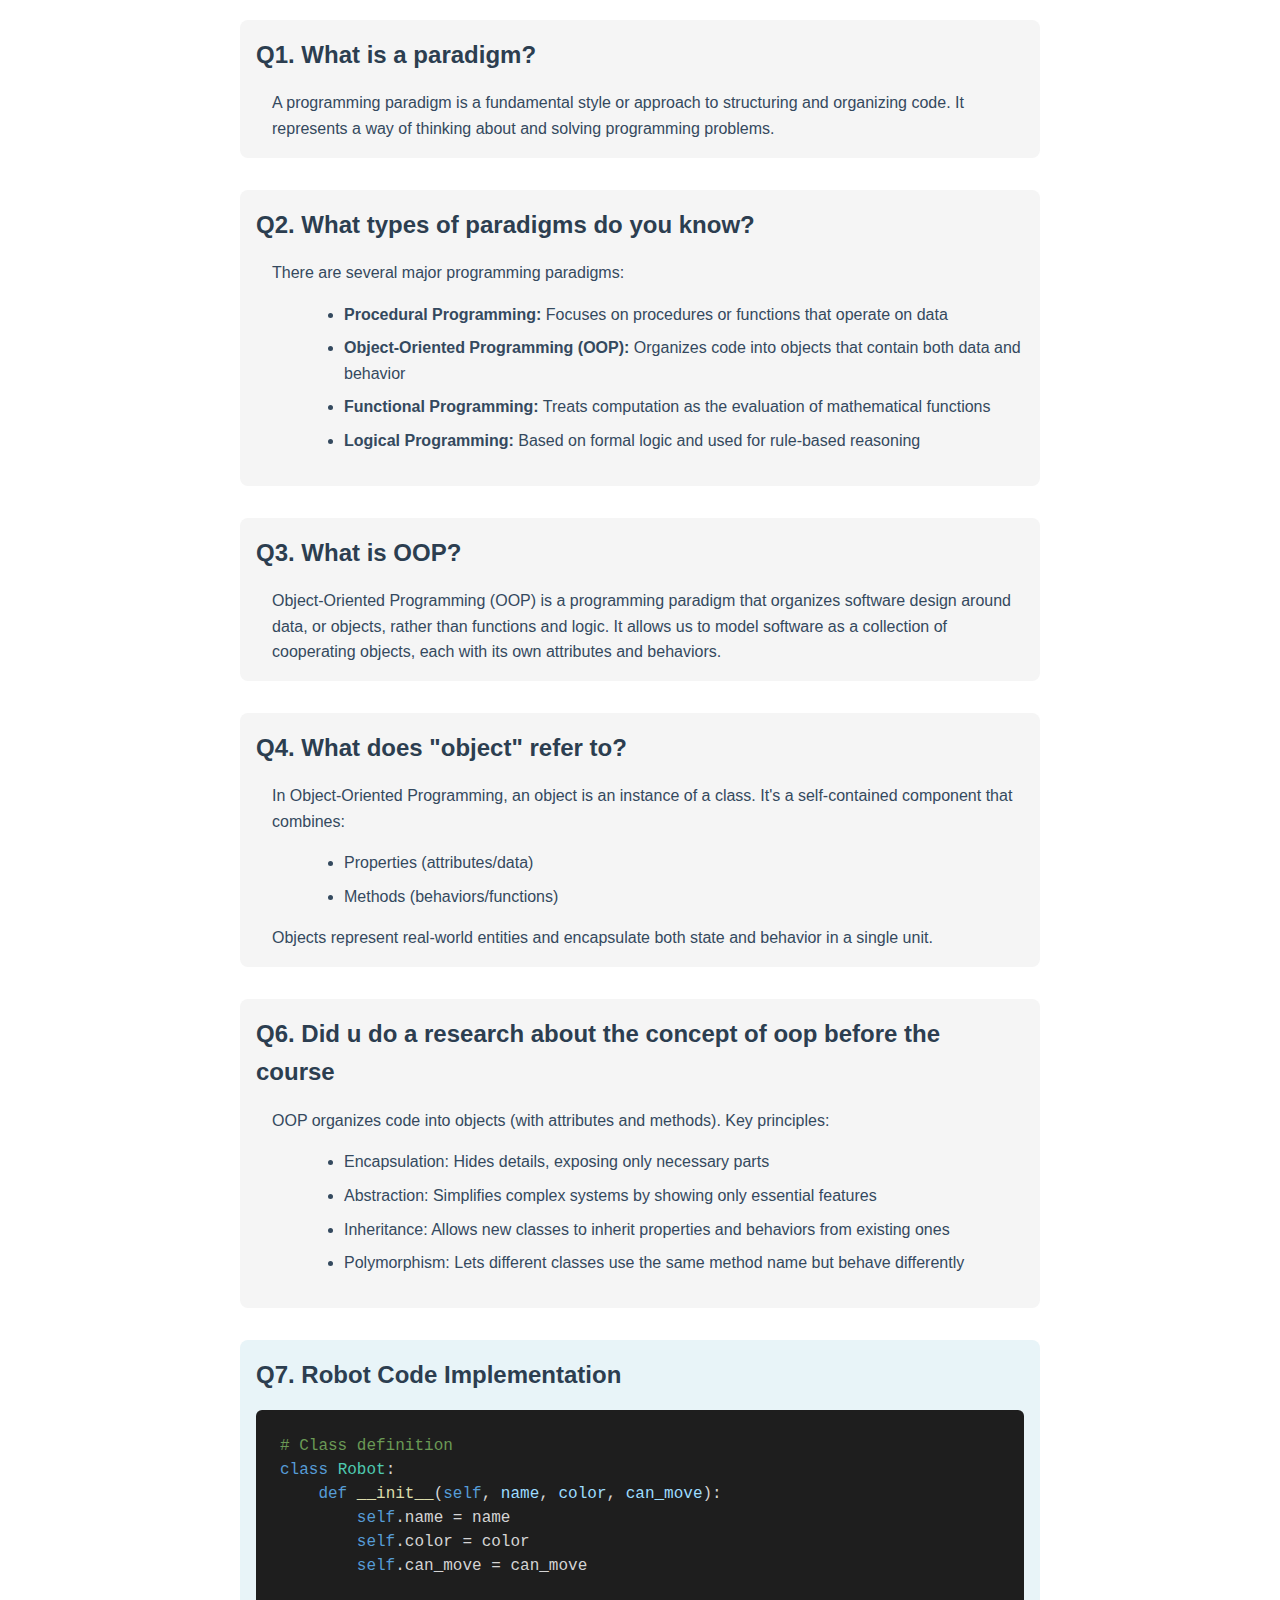
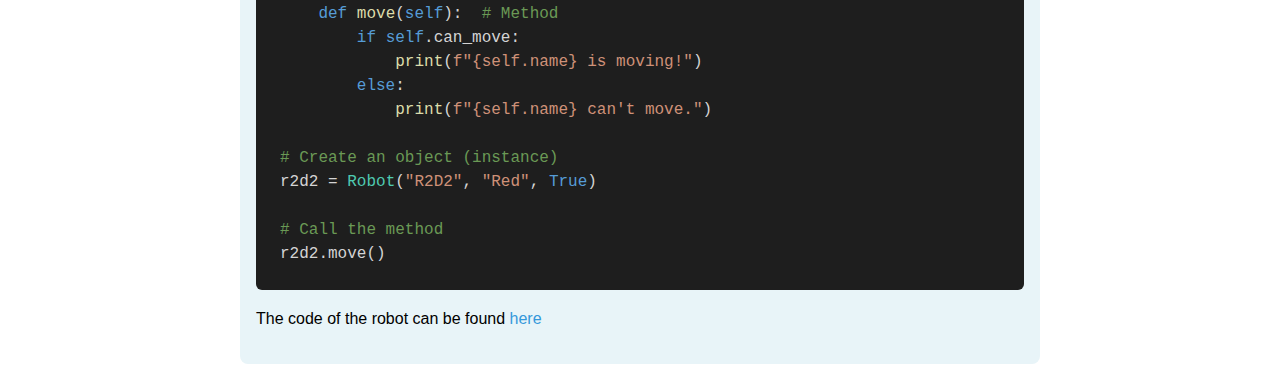
<file: index.html>
<!DOCTYPE html>
<html lang="en">
<head>
    <meta charset="UTF-8">
    <meta name="viewport" content="width=device-width, initial-scale=1.0">
    <title>Programming Paradigms and OOP</title>
    <style>
        body {
            font-family: Arial, sans-serif;
            max-width: 800px;
            margin: 0 auto;
            padding: 20px;
            line-height: 1.6;
        }
        .section {
            margin-bottom: 2rem;
            padding: 1rem;
            border-radius: 8px;
            background-color: #f5f5f5;
        }
        .question {
            color: #2c3e50;
            font-size: 1.5rem;
            font-weight: bold;
            margin-bottom: 1rem;
        }
        .answer {
            color: #34495e;
            margin-left: 1rem;
        }
        ul {
            margin-left: 2rem;
        }
        li {
            margin-bottom: 0.5rem;
        }
        .code-link {
            margin-top: 2rem;
            padding: 1rem;
            background-color: #e8f4f8;
            border-radius: 8px;
        }
        a {
            color: #3498db;
            text-decoration: none;
        }
        a:hover {
            text-decoration: underline;
        }
        .code-block {
            background-color: #1e1e1e;
            color: #d4d4d4;
            padding: 1.5rem;
            border-radius: 6px;
            font-family: 'Consolas', 'Monaco', monospace;
            line-height: 1.5;
            overflow-x: auto;
            margin: 1rem 0;
            white-space: pre;
        }
        .comment {
            color: #6A9955;
        }
        .keyword {
            color: #569CD6;
        }
        .string {
            color: #CE9178;
        }
        .function {
            color: #DCDCAA;
        }
        .class-name {
            color: #4EC9B0;
        }
        .parameter {
            color: #9CDCFE;
        }
        .self {
            color: #569CD6;
        }
    </style>
</head>
<body>
    <div class="section">
        <div class="question">Q1. What is a paradigm?</div>
        <div class="answer">
            A programming paradigm is a fundamental style or approach to structuring and organizing code. It represents a way of thinking about and solving programming problems.
        </div>
    </div>

    <div class="section">
        <div class="question">Q2. What types of paradigms do you know?</div>
        <div class="answer">
            There are several major programming paradigms:
            <ul>
                <li><strong>Procedural Programming:</strong> Focuses on procedures or functions that operate on data</li>
                <li><strong>Object-Oriented Programming (OOP):</strong> Organizes code into objects that contain both data and behavior</li>
                <li><strong>Functional Programming:</strong> Treats computation as the evaluation of mathematical functions</li>
                <li><strong>Logical Programming:</strong> Based on formal logic and used for rule-based reasoning</li>
            </ul>
        </div>
    </div>

    <div class="section">
        <div class="question">Q3. What is OOP?</div>
        <div class="answer">
            Object-Oriented Programming (OOP) is a programming paradigm that organizes software design around data, or objects, rather than functions and logic. It allows us to model software as a collection of cooperating objects, each with its own attributes and behaviors.
        </div>
    </div>

    <div class="section">
        <div class="question">Q4. What does "object" refer to?</div>
        <div class="answer">
            In Object-Oriented Programming, an object is an instance of a class. It's a self-contained component that combines:
            <ul>
                <li>Properties (attributes/data)</li>
                <li>Methods (behaviors/functions)</li>
            </ul>
            Objects represent real-world entities and encapsulate both state and behavior in a single unit.
        </div>
    </div>

    <div class="section">
        <div class="question">Q6. Did u do a research about the concept of oop before the course</div>
        <div class="answer">
            
            OOP organizes code into objects (with attributes and methods). Key principles:
            <ul>
                <li>Encapsulation: Hides details, exposing only necessary parts</li>
                <li>Abstraction: Simplifies complex systems by showing only essential features</li>
                <li>Inheritance: Allows new classes to inherit properties and behaviors from existing ones</li>
                <li>Polymorphism: Lets different classes use the same method name but behave differently</li>
            </ul>
        </div>
    </div>

    <div class="code-link">
        <div class="question">Q7. Robot Code Implementation</div>
        <div class="code-block"><span class="comment"># Class definition</span>
<span class="keyword">class</span> <span class="class-name">Robot</span>:
    <span class="keyword">def</span> <span class="function">__init__</span>(<span class="self">self</span>, <span class="parameter">name</span>, <span class="parameter">color</span>, <span class="parameter">can_move</span>):
        <span class="self">self</span>.name = name
        <span class="self">self</span>.color = color
        <span class="self">self</span>.can_move = can_move

    <span class="keyword">def</span> <span class="function">move</span>(<span class="self">self</span>):  <span class="comment"># Method</span>
        <span class="keyword">if</span> <span class="self">self</span>.can_move:
            <span class="function">print</span>(<span class="string">f"{self.name} is moving!"</span>)
        <span class="keyword">else</span>:
            <span class="function">print</span>(<span class="string">f"{self.name} can't move."</span>)

<span class="comment"># Create an object (instance)</span>
r2d2 = <span class="class-name">Robot</span>(<span class="string">"R2D2"</span>, <span class="string">"Red"</span>, <span class="keyword">True</span>)

<span class="comment"># Call the method</span>
r2d2.move()</div>
        <p>The code of the robot can be found <a href="POO.html">here</a></p>
    </div>
</body>
</html>
</file>
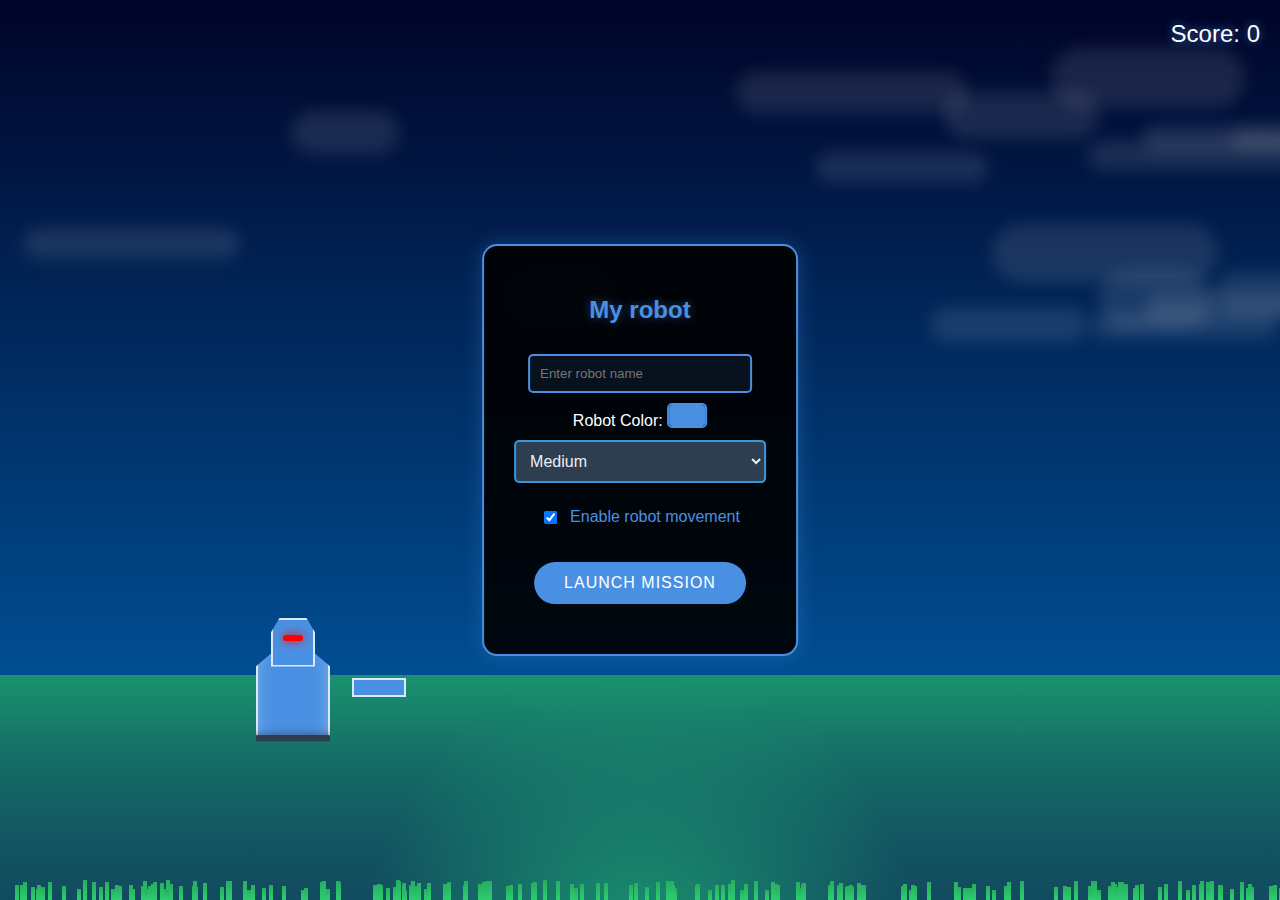
<file: POO.html>
<!DOCTYPE html>
<html lang="en">
<head>
    <meta charset="UTF-8">
    <meta name="viewport" content="width=device-width, initial-scale=1.0">
    <meta name="viewport" content="width=device-width, initial-scale=1.0">
    <title>RObot game</title>
    <link rel="stylesheet" href="styles.css">
</head>
<body>
<div id="game-container">
<div class="terrain"></div>
                  <div id="customization-menu">
                  <h2 class="menu-title">My robot</h2>
                  <input type="text" id="name-input" class="menu-input" placeholder="Enter robot name" maxlength="15">
                  <div class="color-picker-container">
                      <label for="color-input">Robot Color:</label>
                      <input type="color" id="color-input" value="#4a90e2">
                      <select id="difficulty-select">
                        <option value="easy">Easy</option>
                        <option value="medium" selected>Medium</option>
                        <option value="hard">Hard</option>
                    </select>
                  </div>
                  <div class="movement-toggle">
                  <label>
                  <input type="checkbox" id="movement-toggle" checked>
                  <span>Enable robot movement</span>
                  </label>
                  </div>
                  <button class="start-button" onclick="startCustomGame()">Launch Mission</button>
                                    </div>
                                    
                                    <div id="robot">
                                        <div id="robot-name"></div>
                                        <div class="robot-body"></div>
                                        <div class="robot-head">
                                            <div class="robot-eye"></div>
                                            <div class="robot-wheel-left"></div>
                                            <div class="robot-wheel-right"></div>
                                        </div>
                                        <div class="robot-arm"></div>
                                    </div>
                                    
                                    <div id="enemy">
                                        <div class="aircraft">
                                            <div class="aircraft-wing"></div>
                                            <div class="aircraft-body"></div>
                                            <div class="aircraft-window"></div>
                                            <div class="engine-glow" style="left: 10px; top: 45%;"></div>
                                            <div class="engine-glow" style="right: 10px; top: 45%;"></div>
                                        </div>
                                    </div>
                                </div>
                                <script src="scrept.js"></script>

</body>
</html>
</file>
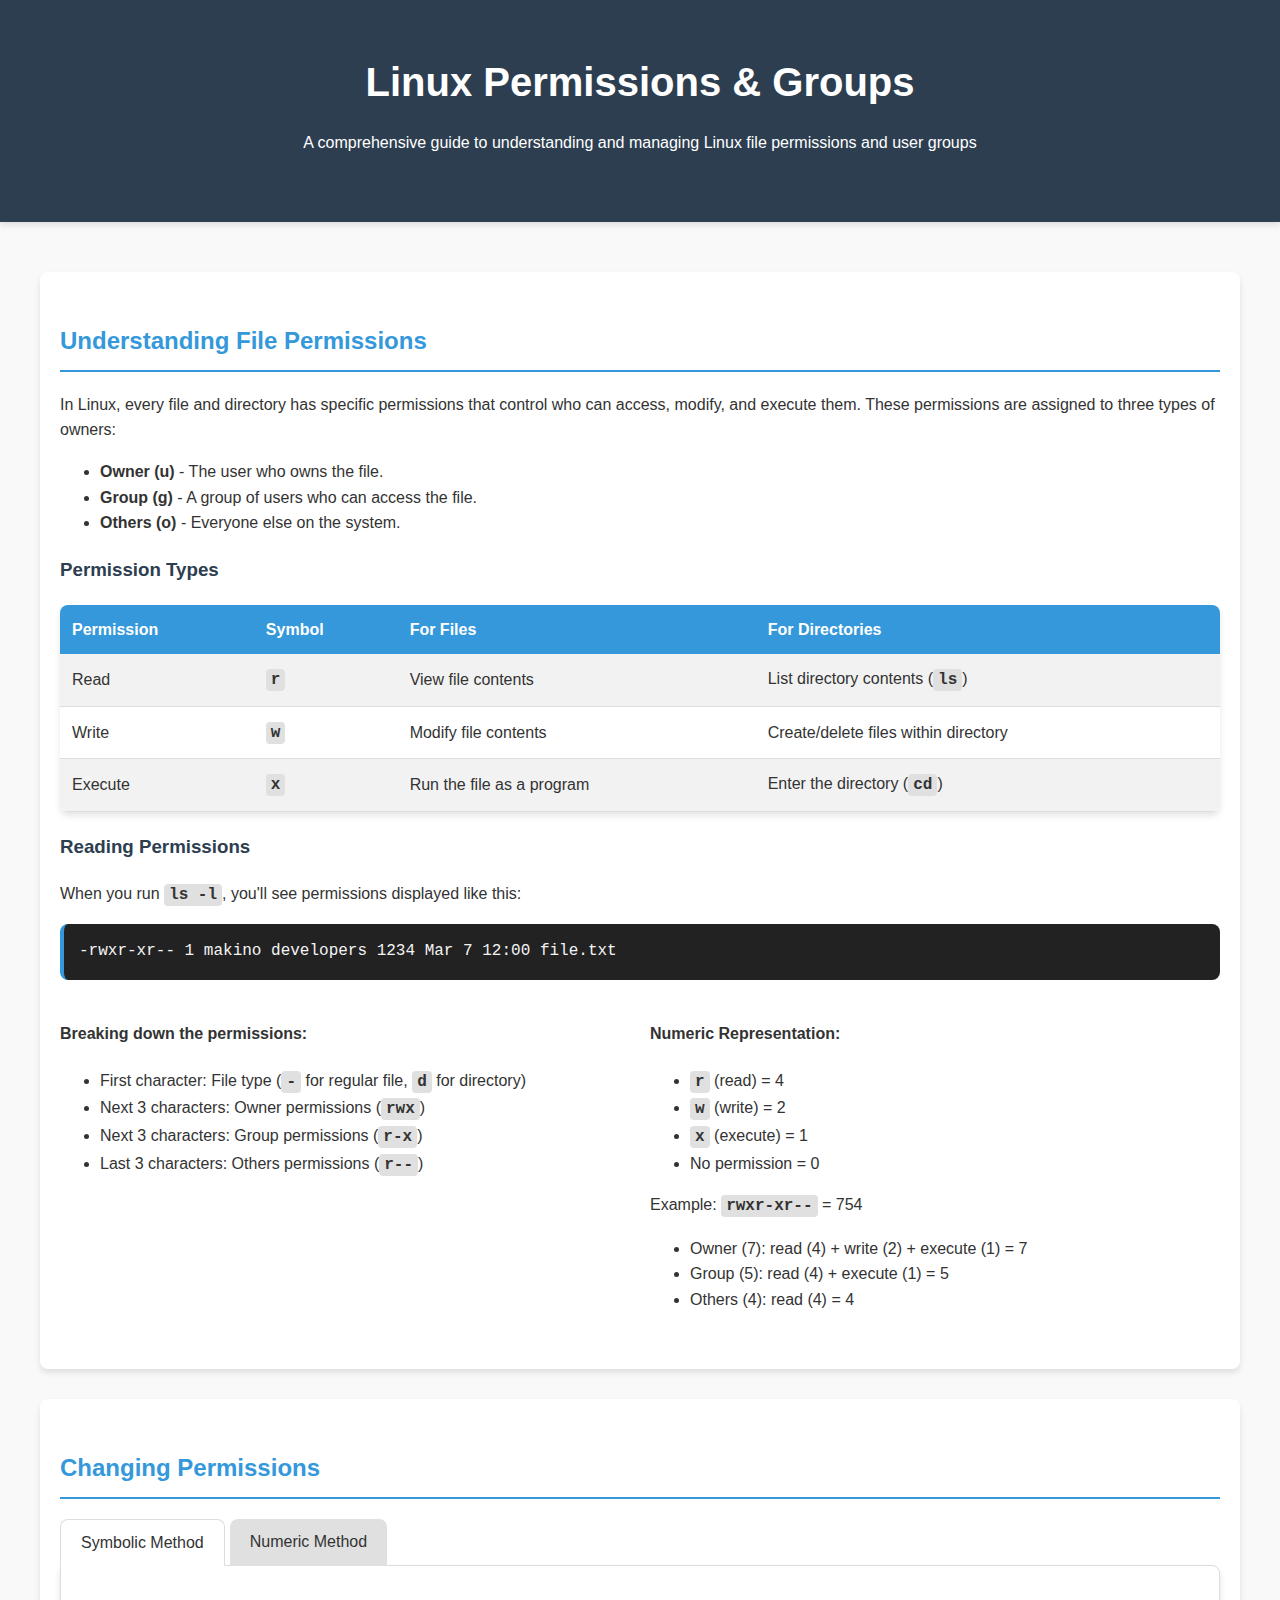
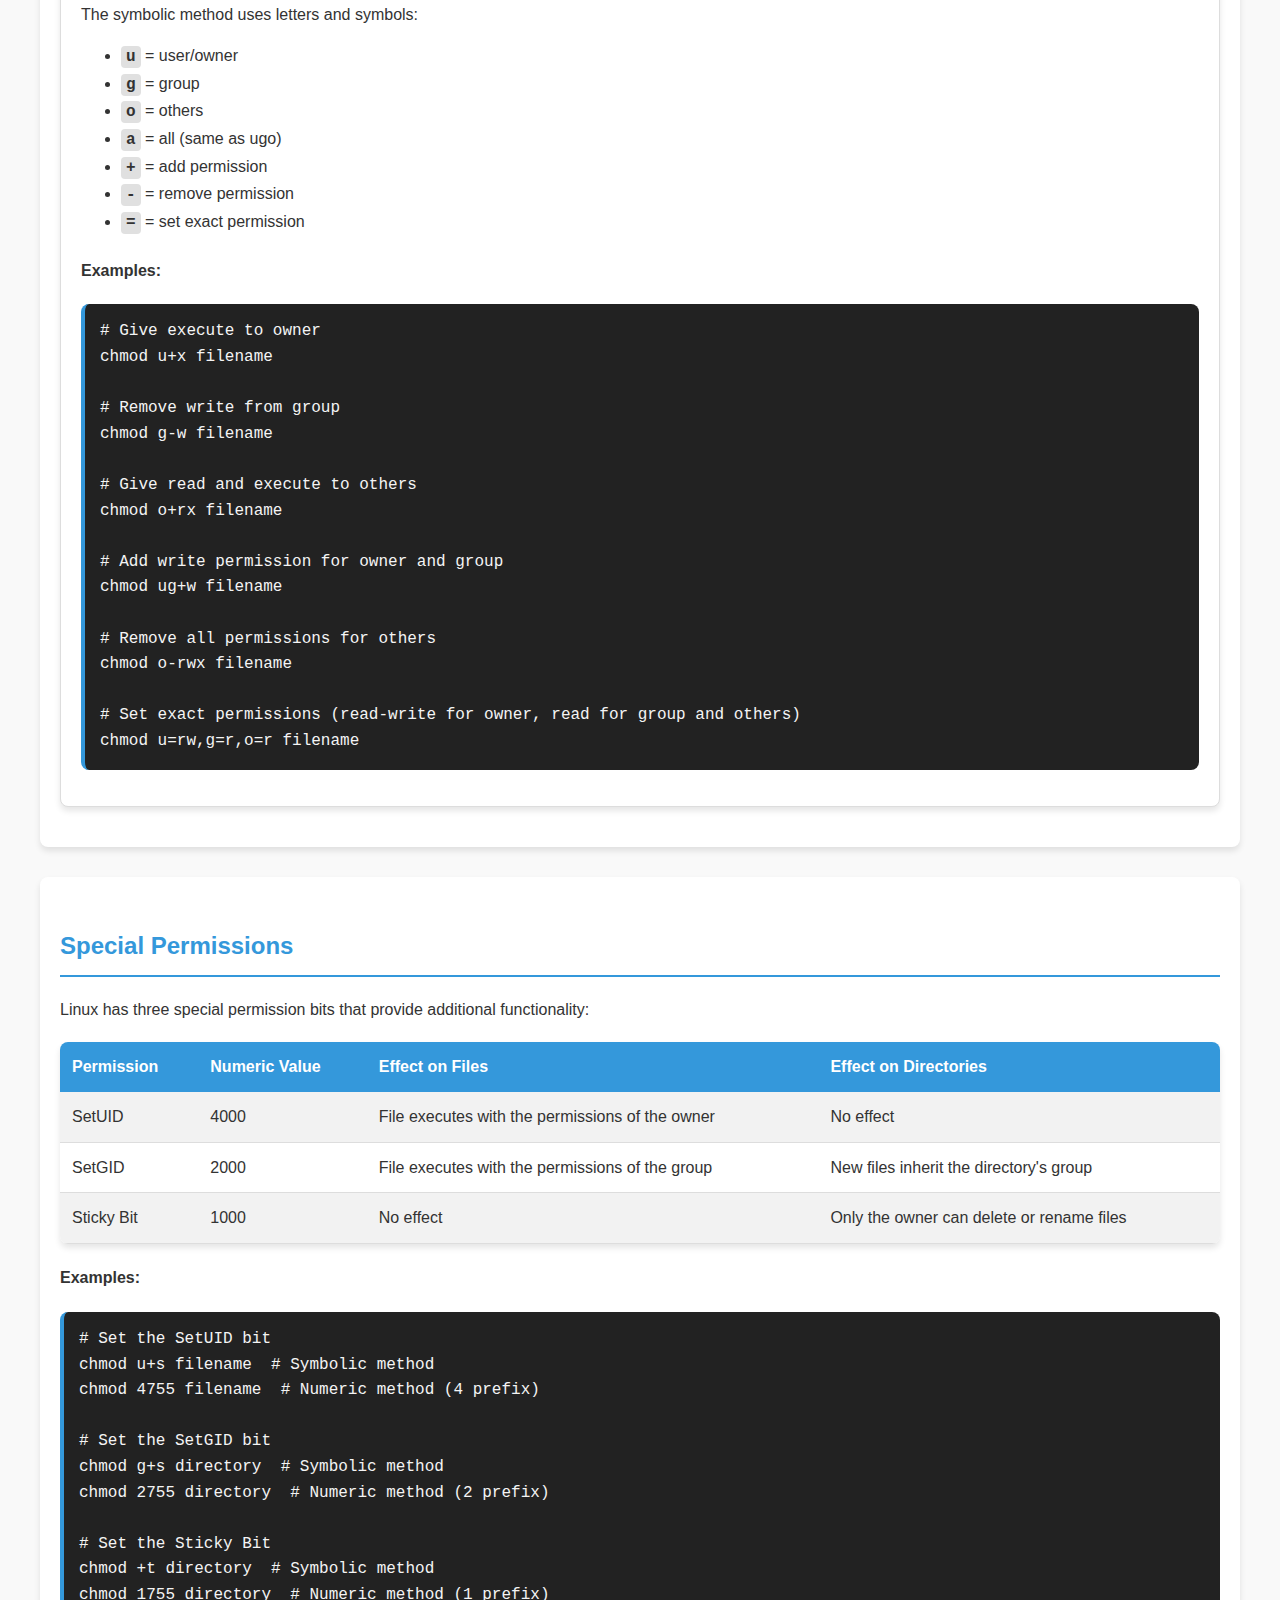
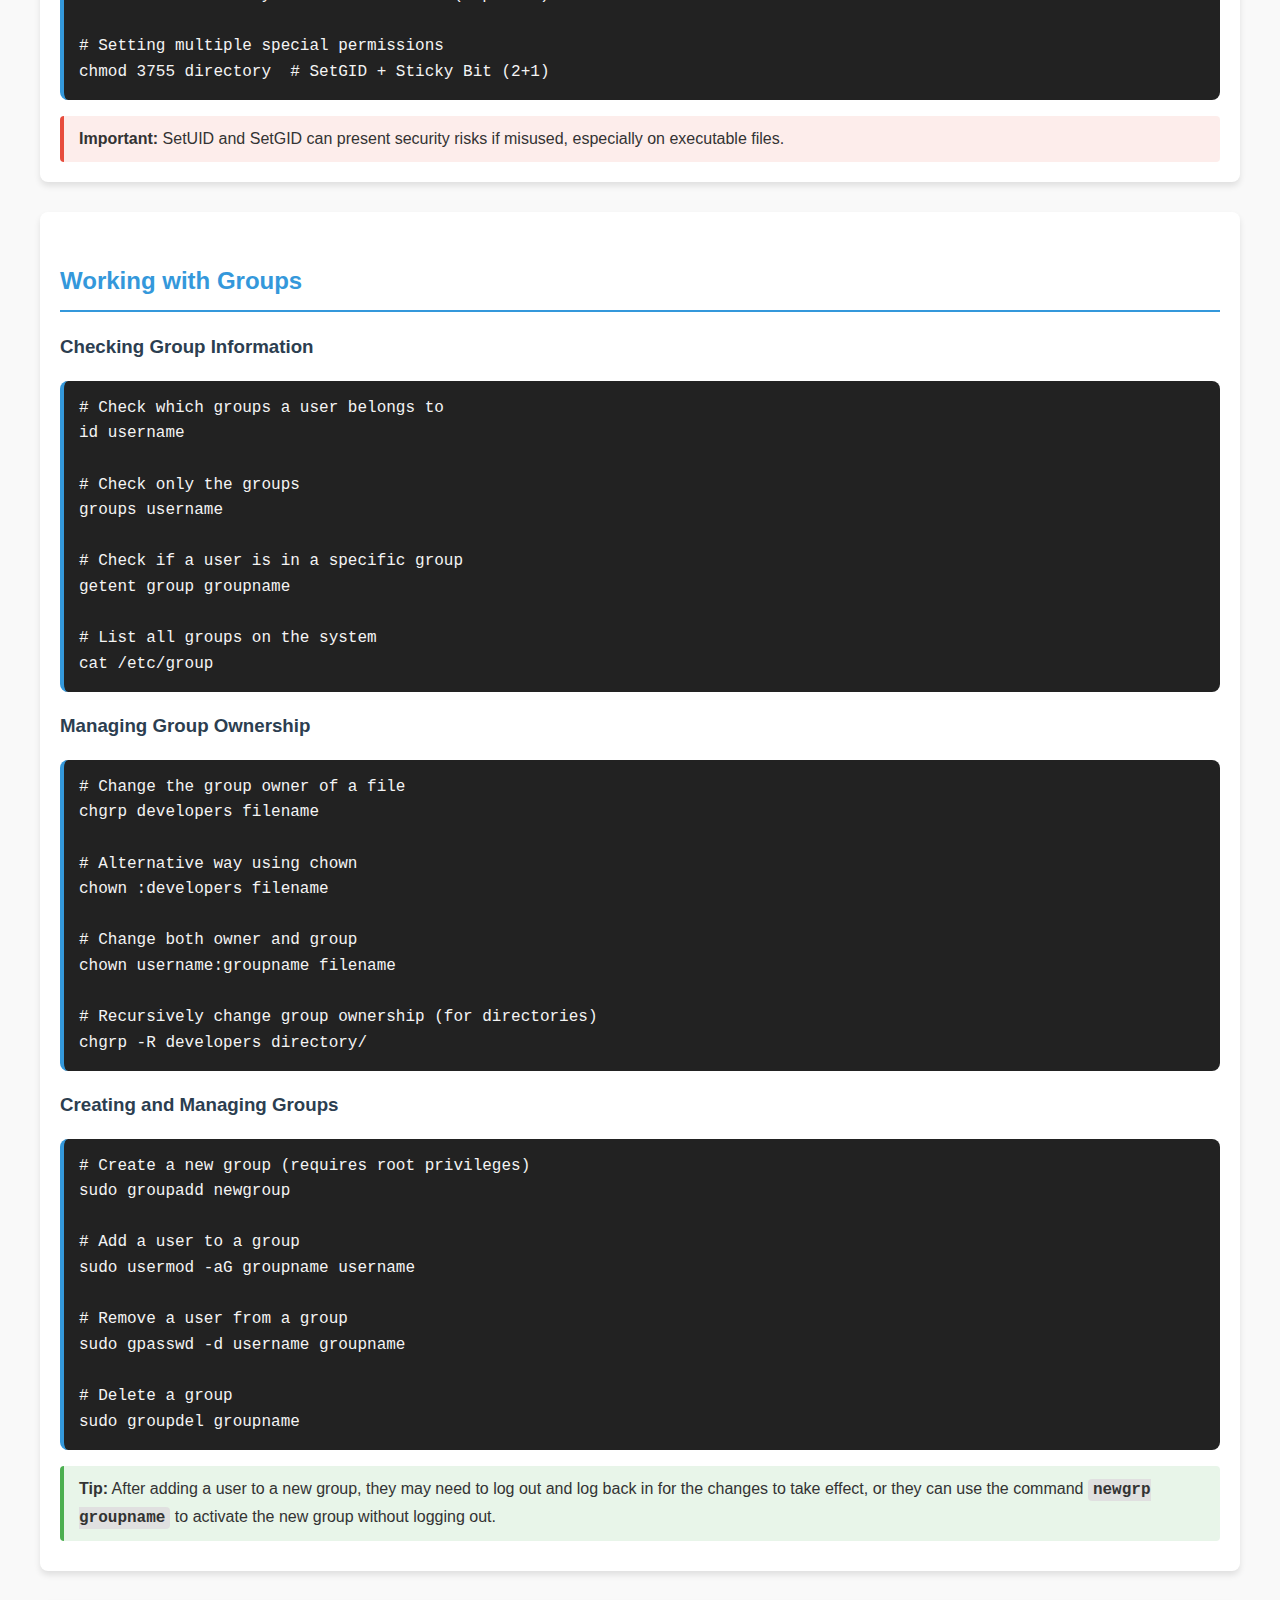
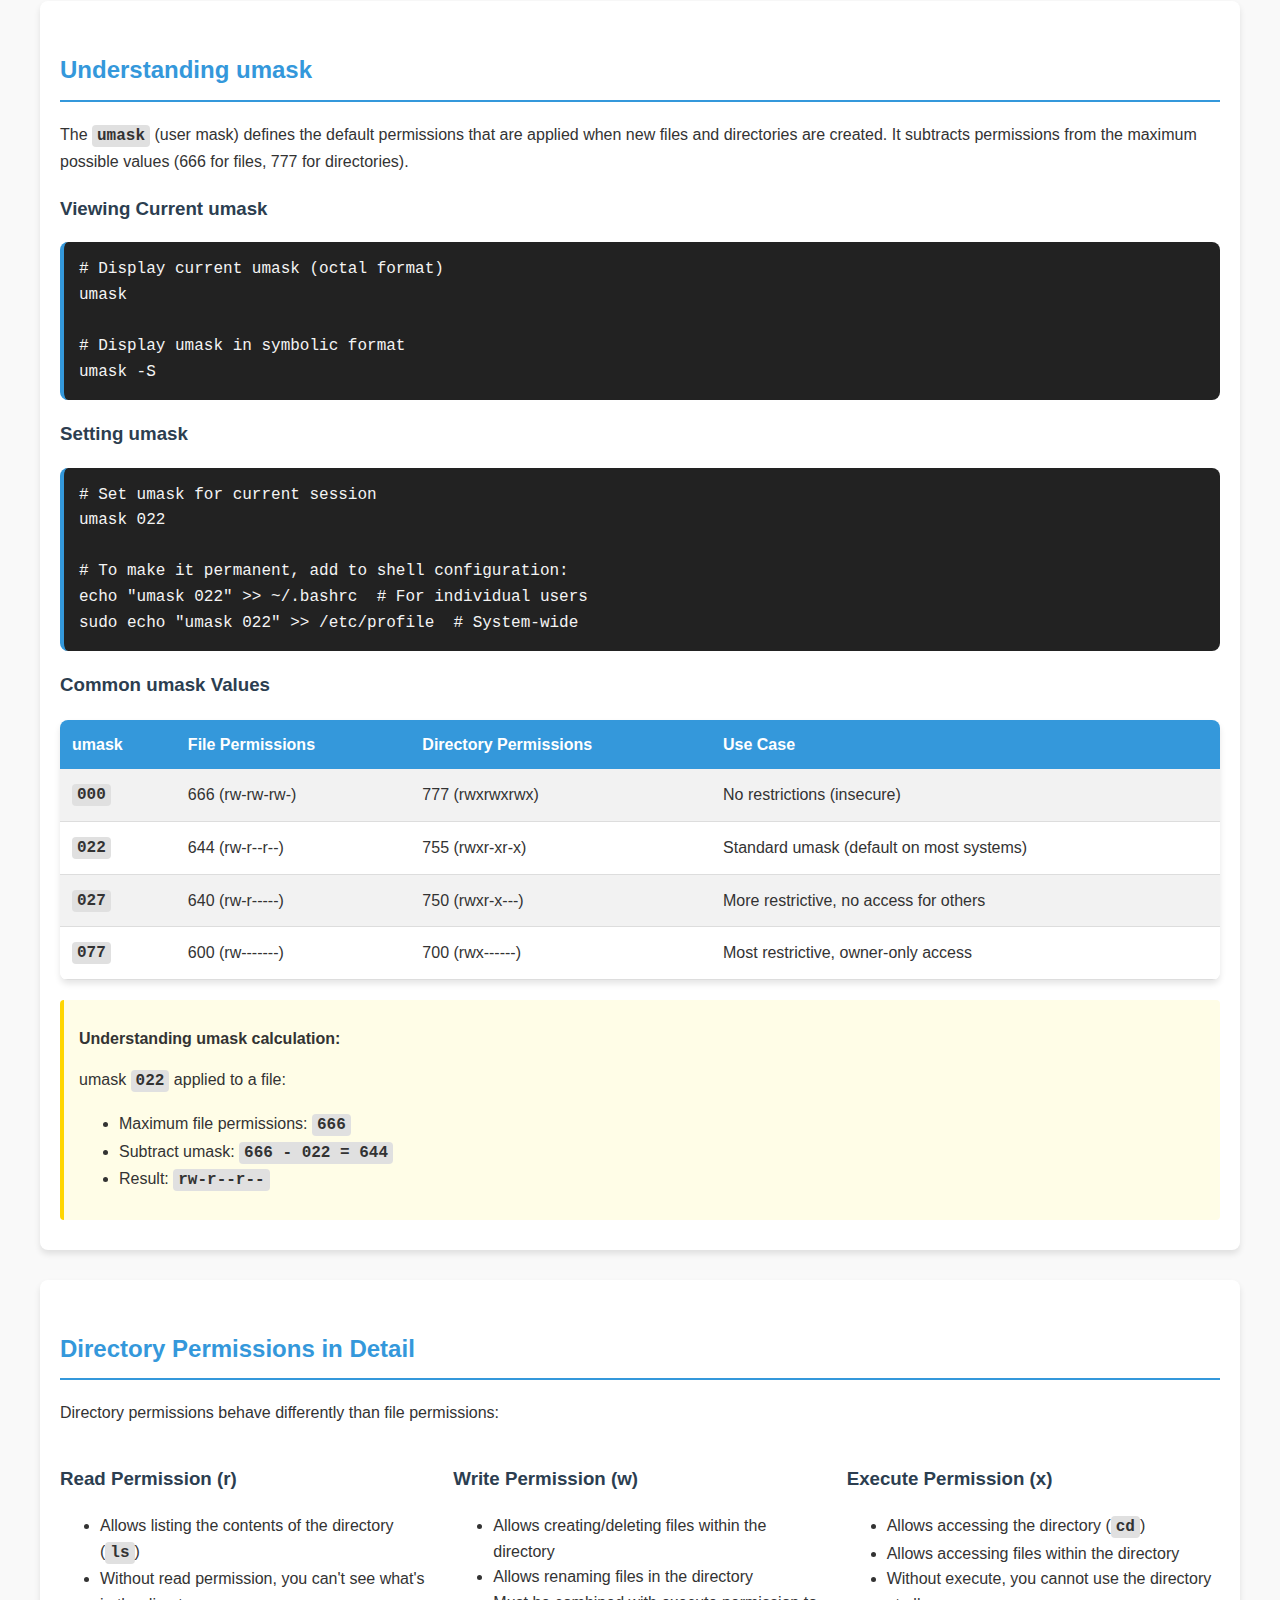
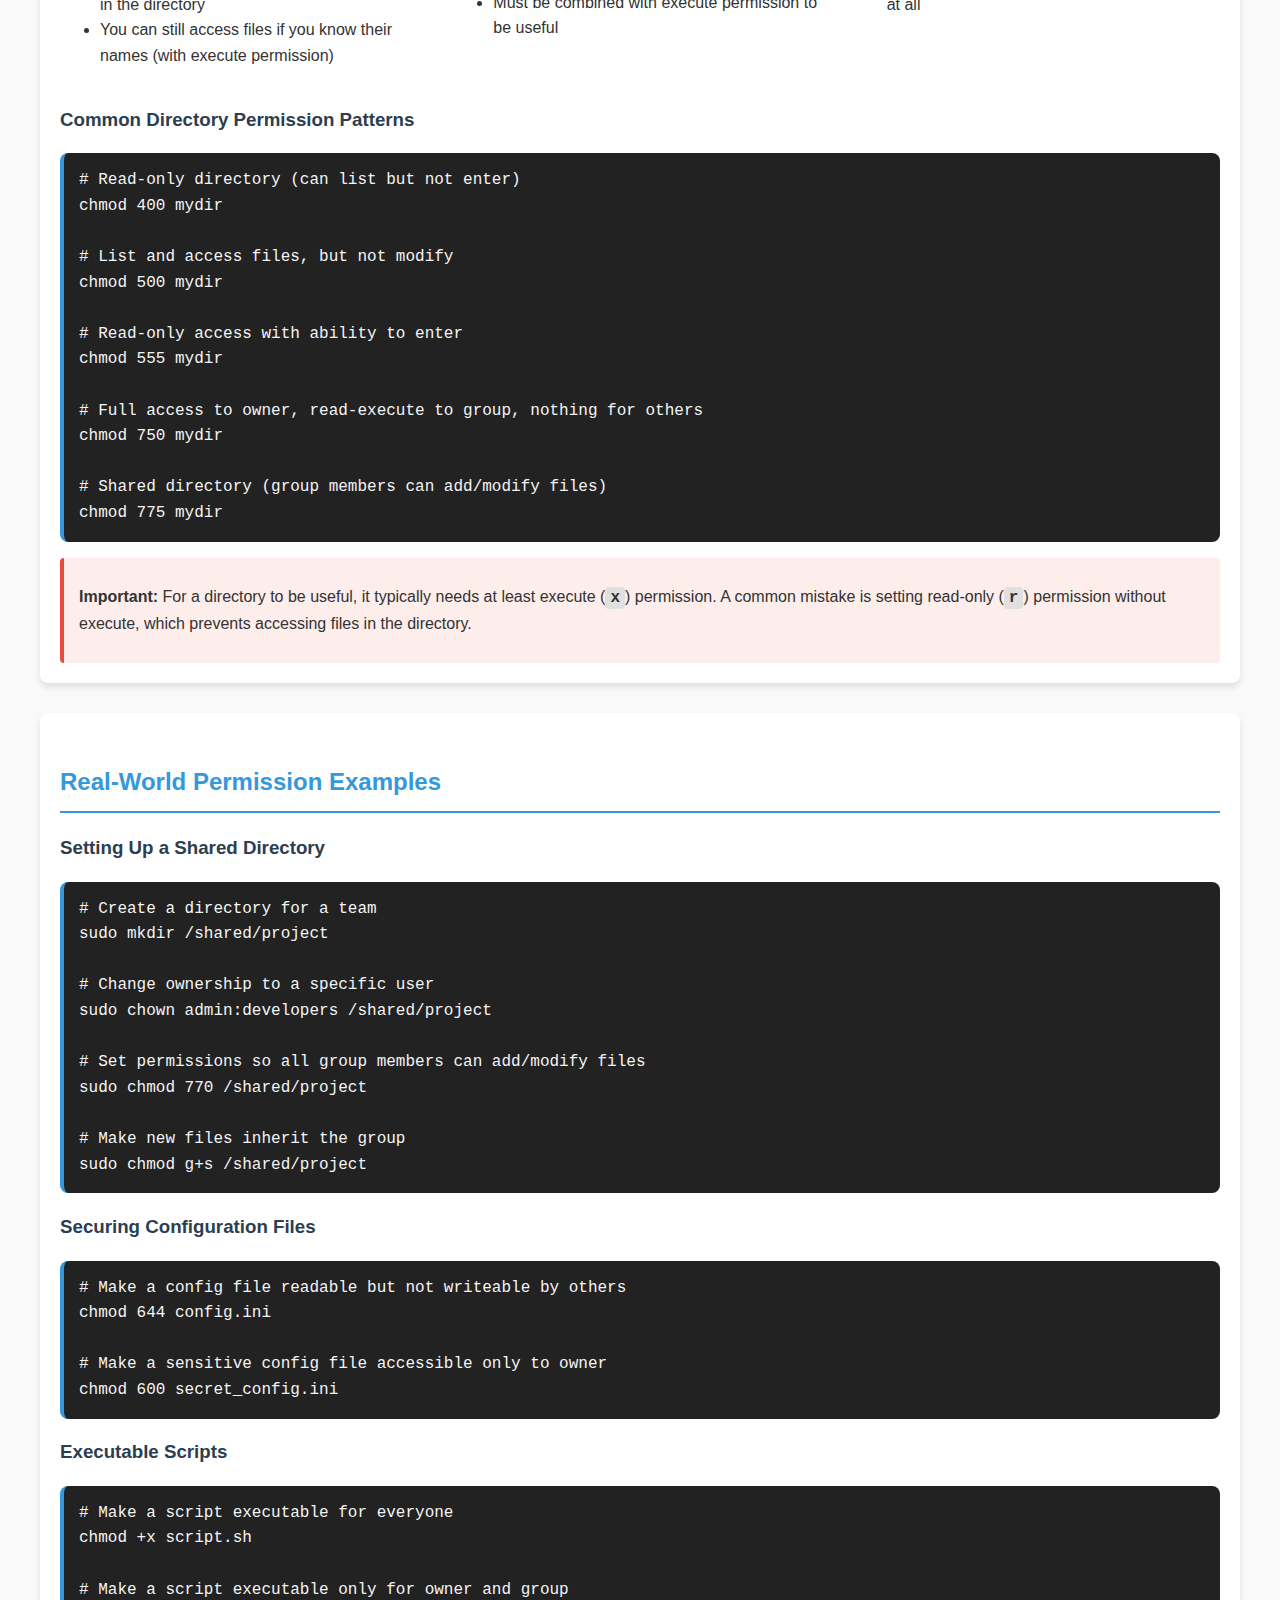
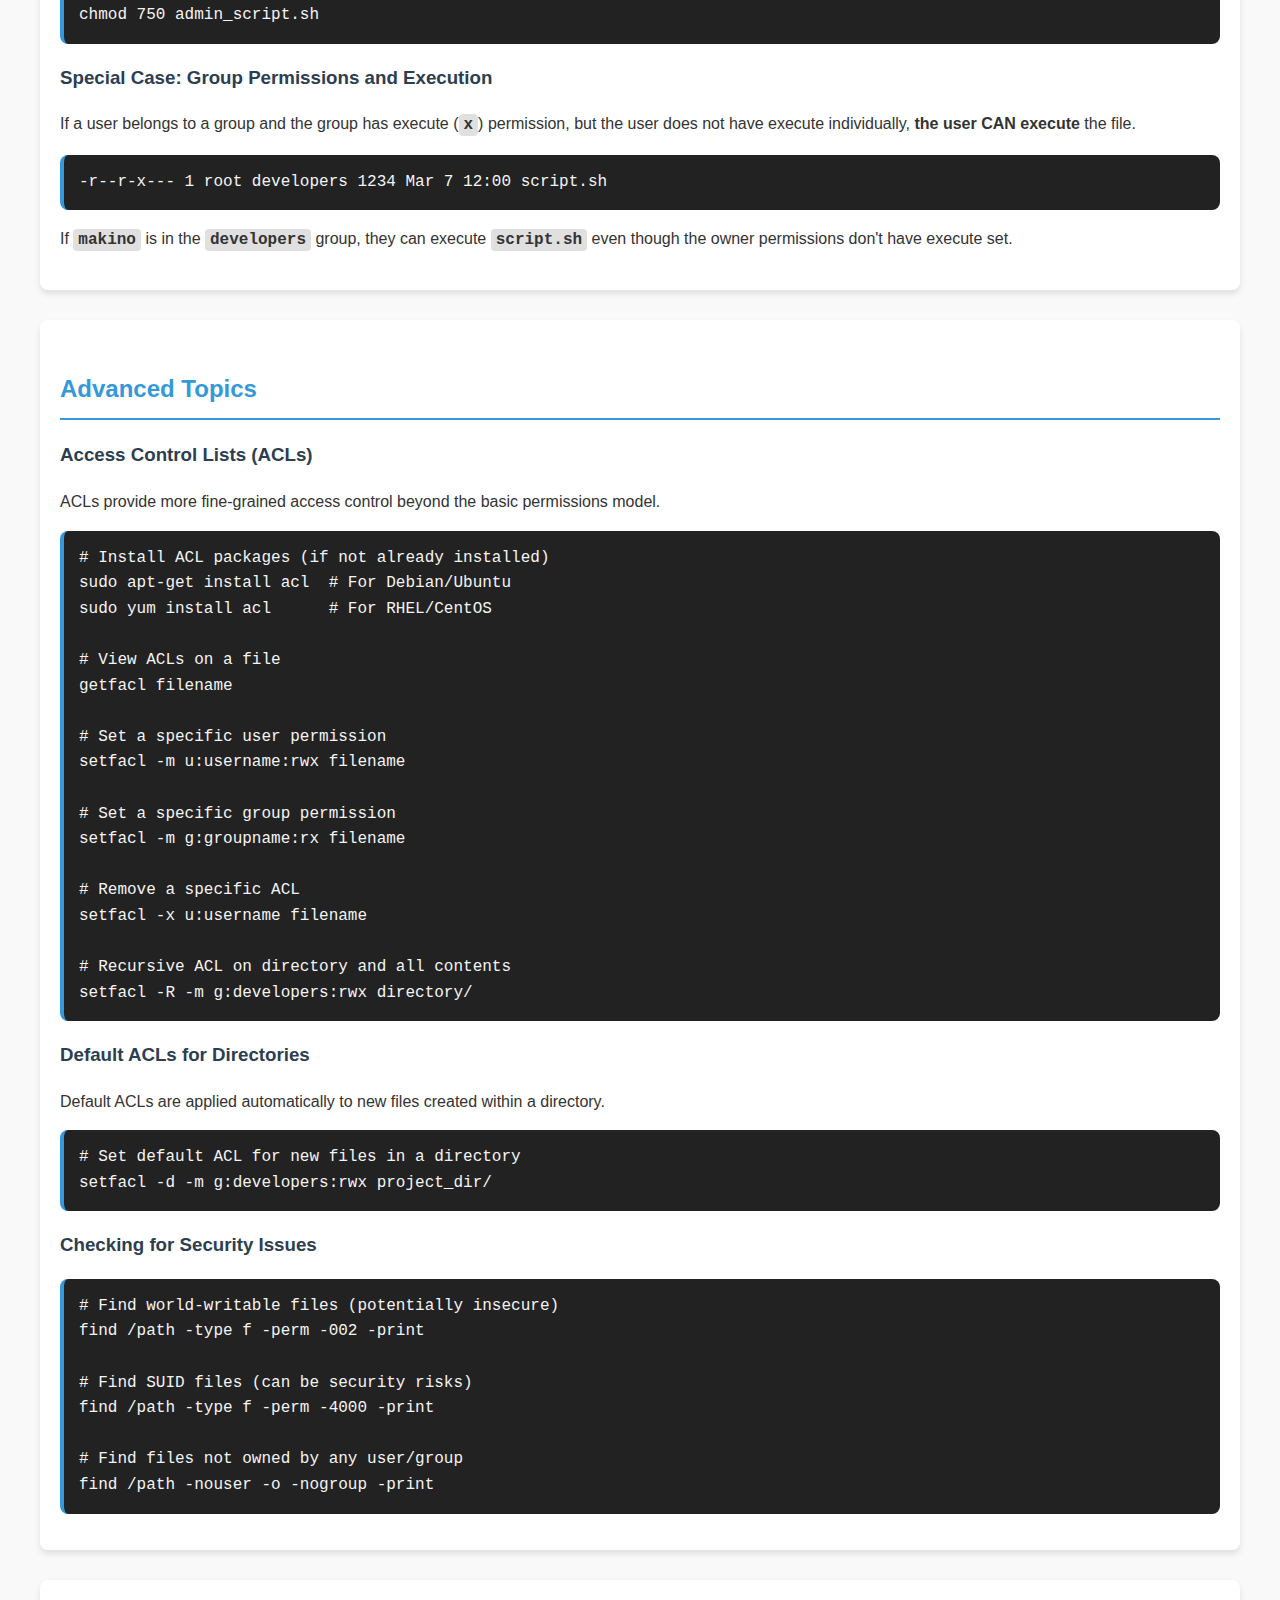
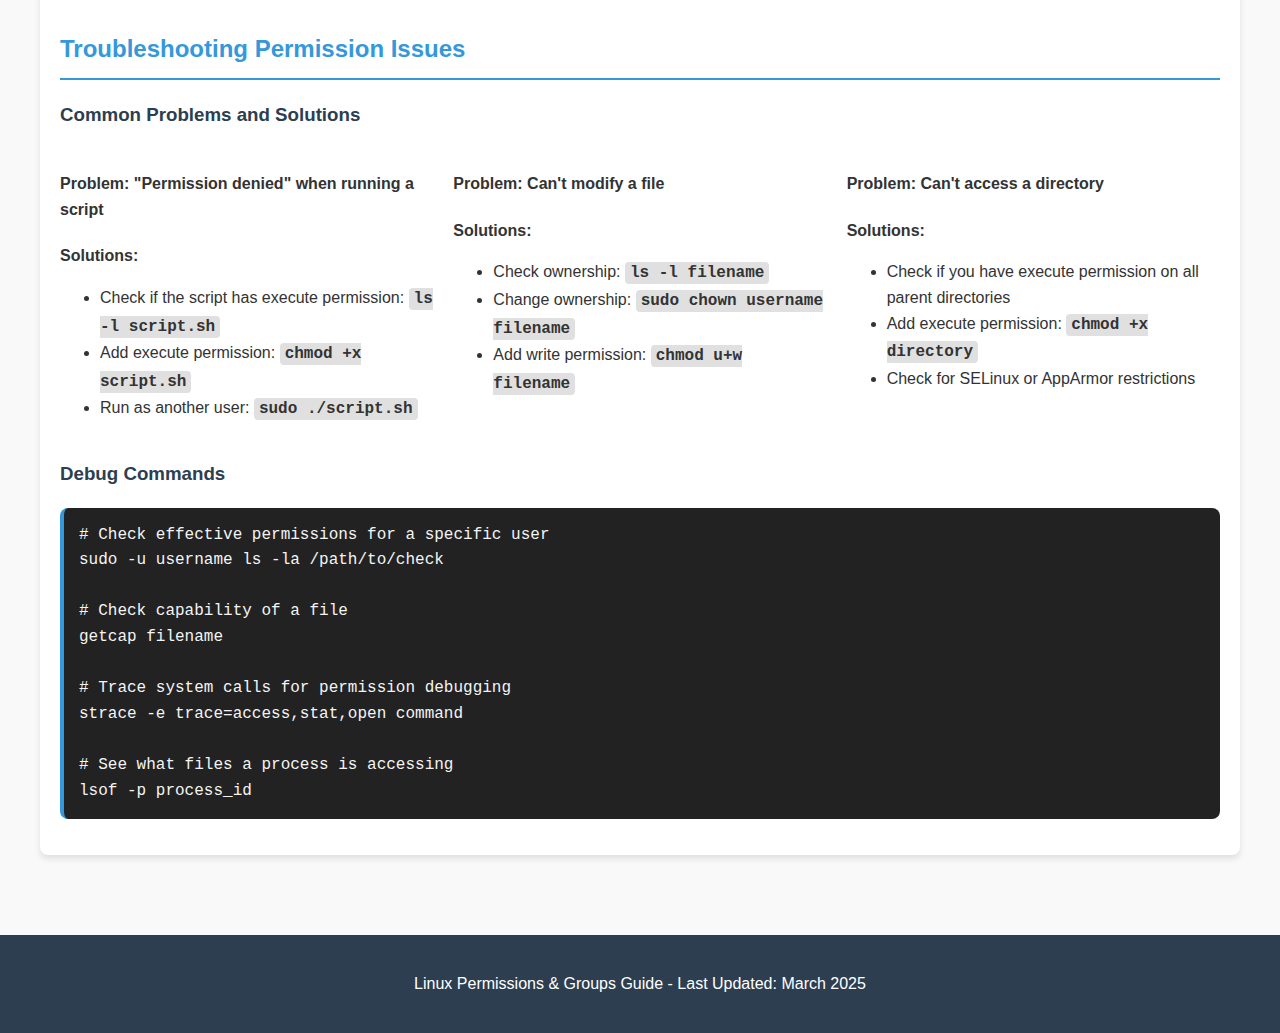
<file: se.html>
<!DOCTYPE html>
<html lang="en">
<head>
    <meta charset="UTF-8">
    <meta name="viewport" content="width=device-width, initial-scale=1.0">
    <title>Linux Permissions & Groups - Complete Guide</title>
    <style>
        :root {
            --primary-color: #3498db;
            --secondary-color: #2c3e50;
            --accent-color: #e74c3c;
            --light-bg: #f9f9f9;
            --dark-bg: #222;
            --text-color: #333;
            --light-text: #f4f4f4;
            --shadow: 0 4px 6px rgba(0, 0, 0, 0.1);
            --border-radius: 8px;
        }
        
        body {
            font-family: 'Segoe UI', Tahoma, Geneva, Verdana, sans-serif;
            margin: 0;
            padding: 0;
            background-color: var(--light-bg);
            color: var(--text-color);
            line-height: 1.6;
        }
        
        .container {
            max-width: 1200px;
            margin: 0 auto;
            padding: 20px;
        }
        
        header {
            background-color: var(--secondary-color);
            color: white;
            padding: 30px 0;
            text-align: center;
            margin-bottom: 30px;
            box-shadow: var(--shadow);
        }
        
        h1 {
            margin: 0;
            font-size: 2.5rem;
        }
        
        h2 {
            color: var(--primary-color);
            border-bottom: 2px solid var(--primary-color);
            padding-bottom: 10px;
            margin-top: 30px;
        }
        
        h3 {
            color: var(--secondary-color);
        }
        
        code {
            background-color: #e0e0e0;
            padding: 2px 5px;
            border-radius: 4px;
            font-family: 'Courier New', Courier, monospace;
            font-weight: bold;
        }
        
        pre {
            background: var(--dark-bg);
            color: var(--light-text);
            padding: 15px;
            border-radius: var(--border-radius);
            overflow-x: auto;
            font-family: 'Courier New', Courier, monospace;
            border-left: 4px solid var(--primary-color);
        }
        
        .box {
            background: white;
            padding: 20px;
            border-radius: var(--border-radius);
            box-shadow: var(--shadow);
            margin-bottom: 30px;
            transition: transform 0.3s;
        }
        
        .box:hover {
            transform: translateY(-5px);
            box-shadow: 0 6px 12px rgba(0, 0, 0, 0.15);
        }
        
        .important {
            border-left: 4px solid var(--accent-color);
            padding-left: 15px;
            background-color: rgba(231, 76, 60, 0.1);
            padding: 10px 15px;
            border-radius: 4px;
        }
        
        table {
            width: 100%;
            border-collapse: collapse;
            margin: 20px 0;
            border-radius: var(--border-radius);
            overflow: hidden;
            box-shadow: var(--shadow);
        }
        
        table th {
            background-color: var(--primary-color);
            color: white;
            text-align: left;
            padding: 12px;
        }
        
        table td {
            padding: 12px;
            border-bottom: 1px solid #ddd;
            background-color: white;
        }
        
        table tr:nth-child(even) td {
            background-color: #f2f2f2;
        }
        
        .permission-grid {
            display: grid;
            grid-template-columns: repeat(auto-fit, minmax(300px, 1fr));
            gap: 20px;
            margin: 20px 0;
        }
        
        .note {
            background-color: #fffde7;
            border-left: 4px solid #ffd600;
            padding: 10px 15px;
            margin: 10px 0;
            border-radius: 4px;
        }
        
        .tip {
            background-color: #e8f5e9;
            border-left: 4px solid #4caf50;
            padding: 10px 15px;
            margin: 10px 0;
            border-radius: 4px;
        }
        
        footer {
            text-align: center;
            padding: 20px;
            margin-top: 30px;
            background-color: var(--secondary-color);
            color: white;
        }
        
        .tab-container {
            margin: 20px 0;
        }
        
        .tabs {
            display: flex;
            flex-wrap: wrap;
            margin-bottom: -1px;
        }
        
        .tab {
            padding: 10px 20px;
            cursor: pointer;
            background-color: #e0e0e0;
            margin-right: 5px;
            border-radius: 8px 8px 0 0;
        }
        
        .tab.active {
            background-color: white;
            border: 1px solid #ddd;
            border-bottom: none;
        }
        
        .tab-content {
            display: none;
            padding: 20px;
            background-color: white;
            border: 1px solid #ddd;
            border-radius: 0 8px 8px 8px;
            box-shadow: var(--shadow);
        }
        
        .tab-content.active {
            display: block;
        }
    </style>
</head>
<body>
    <header>
        <div class="container">
            <h1>Linux Permissions & Groups</h1>
            <p>A comprehensive guide to understanding and managing Linux file permissions and user groups</p>
        </div>
    </header>
    
    <div class="container">
        <div class="box">
            <h2>Understanding File Permissions</h2>
            <p>In Linux, every file and directory has specific permissions that control who can access, modify, and execute them. These permissions are assigned to three types of owners:</p>
            <ul>
                <li><strong>Owner (u)</strong> - The user who owns the file.</li>
                <li><strong>Group (g)</strong> - A group of users who can access the file.</li>
                <li><strong>Others (o)</strong> - Everyone else on the system.</li>
            </ul>
            
            <h3>Permission Types</h3>
            <table>
                <tr>
                    <th>Permission</th>
                    <th>Symbol</th>
                    <th>For Files</th>
                    <th>For Directories</th>
                </tr>
                <tr>
                    <td>Read</td>
                    <td><code>r</code></td>
                    <td>View file contents</td>
                    <td>List directory contents (<code>ls</code>)</td>
                </tr>
                <tr>
                    <td>Write</td>
                    <td><code>w</code></td>
                    <td>Modify file contents</td>
                    <td>Create/delete files within directory</td>
                </tr>
                <tr>
                    <td>Execute</td>
                    <td><code>x</code></td>
                    <td>Run the file as a program</td>
                    <td>Enter the directory (<code>cd</code>)</td>
                </tr>
            </table>
            
            <h3>Reading Permissions</h3>
            <p>When you run <code>ls -l</code>, you'll see permissions displayed like this:</p>
            <pre>-rwxr-xr-- 1 makino developers 1234 Mar 7 12:00 file.txt</pre>
            
            <div class="permission-grid">
                <div>
                    <h4>Breaking down the permissions:</h4>
                    <ul>
                        <li>First character: File type (<code>-</code> for regular file, <code>d</code> for directory)</li>
                        <li>Next 3 characters: Owner permissions (<code>rwx</code>)</li>
                        <li>Next 3 characters: Group permissions (<code>r-x</code>)</li>
                        <li>Last 3 characters: Others permissions (<code>r--</code>)</li>
                    </ul>
                </div>
                <div>
                    <h4>Numeric Representation:</h4>
                    <ul>
                        <li><code>r</code> (read) = 4</li>
                        <li><code>w</code> (write) = 2</li>
                        <li><code>x</code> (execute) = 1</li>
                        <li>No permission = 0</li>
                    </ul>
                    <p>Example: <code>rwxr-xr--</code> = 754</p>
                    <ul>
                        <li>Owner (7): read (4) + write (2) + execute (1) = 7</li>
                        <li>Group (5): read (4) + execute (1) = 5</li>
                        <li>Others (4): read (4) = 4</li>
                    </ul>
                </div>
            </div>
        </div>
        
        <div class="box">
            <h2>Changing Permissions</h2>
            
            <div class="tab-container">
                <div class="tabs">
                    <div class="tab active" onclick="switchTab(event, 'symbolic')">Symbolic Method</div>
                    <div class="tab" onclick="switchTab(event, 'numeric')">Numeric Method</div>
                </div>
                
                <div id="symbolic" class="tab-content active">
                    <p>The symbolic method uses letters and symbols:</p>
                    <ul>
                        <li><code>u</code> = user/owner</li>
                        <li><code>g</code> = group</li>
                        <li><code>o</code> = others</li>
                        <li><code>a</code> = all (same as ugo)</li>
                        <li><code>+</code> = add permission</li>
                        <li><code>-</code> = remove permission</li>
                        <li><code>=</code> = set exact permission</li>
                    </ul>
                    
                    <h4>Examples:</h4>
                    <pre># Give execute to owner
chmod u+x filename

# Remove write from group
chmod g-w filename

# Give read and execute to others
chmod o+rx filename

# Add write permission for owner and group
chmod ug+w filename

# Remove all permissions for others
chmod o-rwx filename

# Set exact permissions (read-write for owner, read for group and others)
chmod u=rw,g=r,o=r filename</pre>
                </div>
                
                <div id="numeric" class="tab-content">
                    <p>The numeric method uses 3 or 4 digits to represent permissions:</p>
                    <pre># Full access to owner only (rwx------)
chmod 700 filename

# Read-write for owner, read for group and others (rw-r--r--)
chmod 644 filename

# All permissions for owner, read-execute for group and others (rwxr-xr-x)
chmod 755 filename

# All permissions for everyone (rwxrwxrwx)
chmod 777 filename

# Read-only for owner, no access for others (r--------)
chmod 400 filename</pre>
                    
                    <div class="note">
                        <strong>Note:</strong> Using <code>777</code> is generally not recommended for security reasons as it gives everyone full access.
                    </div>
                </div>
            </div>
        </div>
        
        <div class="box">
            <h2>Special Permissions</h2>
            
            <p>Linux has three special permission bits that provide additional functionality:</p>
            
            <table>
                <tr>
                    <th>Permission</th>
                    <th>Numeric Value</th>
                    <th>Effect on Files</th>
                    <th>Effect on Directories</th>
                </tr>
                <tr>
                    <td>SetUID</td>
                    <td>4000</td>
                    <td>File executes with the permissions of the owner</td>
                    <td>No effect</td>
                </tr>
                <tr>
                    <td>SetGID</td>
                    <td>2000</td>
                    <td>File executes with the permissions of the group</td>
                    <td>New files inherit the directory's group</td>
                </tr>
                <tr>
                    <td>Sticky Bit</td>
                    <td>1000</td>
                    <td>No effect</td>
                    <td>Only the owner can delete or rename files</td>
                </tr>
            </table>
            
            <h4>Examples:</h4>
            <pre># Set the SetUID bit
chmod u+s filename  # Symbolic method
chmod 4755 filename  # Numeric method (4 prefix)

# Set the SetGID bit
chmod g+s directory  # Symbolic method
chmod 2755 directory  # Numeric method (2 prefix)

# Set the Sticky Bit
chmod +t directory  # Symbolic method
chmod 1755 directory  # Numeric method (1 prefix)

# Setting multiple special permissions
chmod 3755 directory  # SetGID + Sticky Bit (2+1)</pre>
            
            <div class="important">
                <strong>Important:</strong> SetUID and SetGID can present security risks if misused, especially on executable files.
            </div>
        </div>
        
        <div class="box">
            <h2>Working with Groups</h2>
            
            <h3>Checking Group Information</h3>
            <pre># Check which groups a user belongs to
id username

# Check only the groups
groups username

# Check if a user is in a specific group
getent group groupname

# List all groups on the system
cat /etc/group</pre>
            
            <h3>Managing Group Ownership</h3>
            <pre># Change the group owner of a file
chgrp developers filename

# Alternative way using chown
chown :developers filename

# Change both owner and group
chown username:groupname filename

# Recursively change group ownership (for directories)
chgrp -R developers directory/</pre>
            
            <h3>Creating and Managing Groups</h3>
            <pre># Create a new group (requires root privileges)
sudo groupadd newgroup

# Add a user to a group
sudo usermod -aG groupname username

# Remove a user from a group
sudo gpasswd -d username groupname

# Delete a group
sudo groupdel groupname</pre>
            
            <div class="tip">
                <strong>Tip:</strong> After adding a user to a new group, they may need to log out and log back in for the changes to take effect, or they can use the command <code>newgrp groupname</code> to activate the new group without logging out.
            </div>
        </div>
        
        <div class="box">
            <h2>Understanding umask</h2>
            
            <p>The <code>umask</code> (user mask) defines the default permissions that are applied when new files and directories are created. It subtracts permissions from the maximum possible values (666 for files, 777 for directories).</p>
            
            <h3>Viewing Current umask</h3>
            <pre># Display current umask (octal format)
umask

# Display umask in symbolic format
umask -S</pre>
            
            <h3>Setting umask</h3>
            <pre># Set umask for current session
umask 022

# To make it permanent, add to shell configuration:
echo "umask 022" >> ~/.bashrc  # For individual users
sudo echo "umask 022" >> /etc/profile  # System-wide</pre>
            
            <h3>Common umask Values</h3>
            <table>
                <tr>
                    <th>umask</th>
                    <th>File Permissions</th>
                    <th>Directory Permissions</th>
                    <th>Use Case</th>
                </tr>
                <tr>
                    <td><code>000</code></td>
                    <td>666 (rw-rw-rw-)</td>
                    <td>777 (rwxrwxrwx)</td>
                    <td>No restrictions (insecure)</td>
                </tr>
                <tr>
                    <td><code>022</code></td>
                    <td>644 (rw-r--r--)</td>
                    <td>755 (rwxr-xr-x)</td>
                    <td>Standard umask (default on most systems)</td>
                </tr>
                <tr>
                    <td><code>027</code></td>
                    <td>640 (rw-r-----)</td>
                    <td>750 (rwxr-x---)</td>
                    <td>More restrictive, no access for others</td>
                </tr>
                <tr>
                    <td><code>077</code></td>
                    <td>600 (rw-------)</td>
                    <td>700 (rwx------)</td>
                    <td>Most restrictive, owner-only access</td>
                </tr>
            </table>
            
            <div class="note">
                <p><strong>Understanding umask calculation:</strong></p>
                <p>umask <code>022</code> applied to a file:</p>
                <ul>
                    <li>Maximum file permissions: <code>666</code></li>
                    <li>Subtract umask: <code>666 - 022 = 644</code></li>
                    <li>Result: <code>rw-r--r--</code></li>
                </ul>
            </div>
        </div>
        
        <div class="box">
            <h2>Directory Permissions in Detail</h2>
            
            <p>Directory permissions behave differently than file permissions:</p>
            
            <div class="permission-grid">
                <div>
                    <h3>Read Permission (r)</h3>
                    <ul>
                        <li>Allows listing the contents of the directory (<code>ls</code>)</li>
                        <li>Without read permission, you can't see what's in the directory</li>
                        <li>You can still access files if you know their names (with execute permission)</li>
                    </ul>
                </div>
                
                <div>
                    <h3>Write Permission (w)</h3>
                    <ul>
                        <li>Allows creating/deleting files within the directory</li>
                        <li>Allows renaming files in the directory</li>
                        <li>Must be combined with execute permission to be useful</li>
                    </ul>
                </div>
                
                <div>
                    <h3>Execute Permission (x)</h3>
                    <ul>
                        <li>Allows accessing the directory (<code>cd</code>)</li>
                        <li>Allows accessing files within the directory</li>
                        <li>Without execute, you cannot use the directory at all</li>
                    </ul>
                </div>
            </div>
            
            <h3>Common Directory Permission Patterns</h3>
            <pre># Read-only directory (can list but not enter)
chmod 400 mydir

# List and access files, but not modify
chmod 500 mydir

# Read-only access with ability to enter
chmod 555 mydir

# Full access to owner, read-execute to group, nothing for others
chmod 750 mydir

# Shared directory (group members can add/modify files)
chmod 775 mydir</pre>
            
            <div class="important">
                <p><strong>Important:</strong> For a directory to be useful, it typically needs at least execute (<code>x</code>) permission. A common mistake is setting read-only (<code>r</code>) permission without execute, which prevents accessing files in the directory.</p>
            </div>
        </div>
        
        <div class="box">
            <h2>Real-World Permission Examples</h2>
            
            <h3>Setting Up a Shared Directory</h3>
            <pre># Create a directory for a team
sudo mkdir /shared/project

# Change ownership to a specific user
sudo chown admin:developers /shared/project

# Set permissions so all group members can add/modify files
sudo chmod 770 /shared/project

# Make new files inherit the group
sudo chmod g+s /shared/project</pre>
            
            <h3>Securing Configuration Files</h3>
            <pre># Make a config file readable but not writeable by others
chmod 644 config.ini

# Make a sensitive config file accessible only to owner
chmod 600 secret_config.ini</pre>
            
            <h3>Executable Scripts</h3>
            <pre># Make a script executable for everyone
chmod +x script.sh

# Make a script executable only for owner and group
chmod 750 admin_script.sh</pre>
            
            <h3>Special Case: Group Permissions and Execution</h3>
            <p>If a user belongs to a group and the group has execute (<code>x</code>) permission, but the user does not have execute individually, <strong>the user CAN execute</strong> the file.</p>
            <pre>-r--r-x--- 1 root developers 1234 Mar 7 12:00 script.sh</pre>
            <p>If <code>makino</code> is in the <code>developers</code> group, they can execute <code>script.sh</code> even though the owner permissions don't have execute set.</p>
        </div>
        
        <div class="box">
            <h2>Advanced Topics</h2>
            
            <h3>Access Control Lists (ACLs)</h3>
            <p>ACLs provide more fine-grained access control beyond the basic permissions model.</p>
            <pre># Install ACL packages (if not already installed)
sudo apt-get install acl  # For Debian/Ubuntu
sudo yum install acl      # For RHEL/CentOS

# View ACLs on a file
getfacl filename

# Set a specific user permission
setfacl -m u:username:rwx filename

# Set a specific group permission
setfacl -m g:groupname:rx filename

# Remove a specific ACL
setfacl -x u:username filename

# Recursive ACL on directory and all contents
setfacl -R -m g:developers:rwx directory/</pre>
            
            <h3>Default ACLs for Directories</h3>
            <p>Default ACLs are applied automatically to new files created within a directory.</p>
            <pre># Set default ACL for new files in a directory
setfacl -d -m g:developers:rwx project_dir/</pre>
            
            <h3>Checking for Security Issues</h3>
            <pre># Find world-writable files (potentially insecure)
find /path -type f -perm -002 -print

# Find SUID files (can be security risks)
find /path -type f -perm -4000 -print

# Find files not owned by any user/group
find /path -nouser -o -nogroup -print</pre>
        </div>
        
        <div class="box">
            <h2>Troubleshooting Permission Issues</h2>
            
            <h3>Common Problems and Solutions</h3>
            <div class="permission-grid">
                <div>
                    <h4>Problem: "Permission denied" when running a script</h4>
                    <p><strong>Solutions:</strong></p>
                    <ul>
                        <li>Check if the script has execute permission: <code>ls -l script.sh</code></li>
                        <li>Add execute permission: <code>chmod +x script.sh</code></li>
                        <li>Run as another user: <code>sudo ./script.sh</code></li>
                    </ul>
                </div>
                
                <div>
                    <h4>Problem: Can't modify a file</h4>
                    <p><strong>Solutions:</strong></p>
                    <ul>
                        <li>Check ownership: <code>ls -l filename</code></li>
                        <li>Change ownership: <code>sudo chown username filename</code></li>
                        <li>Add write permission: <code>chmod u+w filename</code></li>
                    </ul>
                </div>
                
                <div>
                    <h4>Problem: Can't access a directory</h4>
                    <p><strong>Solutions:</strong></p>
                    <ul>
                        <li>Check if you have execute permission on all parent directories</li>
                        <li>Add execute permission: <code>chmod +x directory</code></li>
                        <li>Check for SELinux or AppArmor restrictions</li>
                    </ul>
                </div>
            </div>
            
            <h3>Debug Commands</h3>
            <pre># Check effective permissions for a specific user
sudo -u username ls -la /path/to/check

# Check capability of a file
getcap filename

# Trace system calls for permission debugging
strace -e trace=access,stat,open command

# See what files a process is accessing
lsof -p process_id</pre>
        </div>
    </div>
    
    <footer>
        <p>Linux Permissions & Groups Guide - Last Updated: March 2025</p>
    </footer>
    
    <script>
        function switchTab(event, tabName) {
            // Hide all tab contents
            const tabContents = document.getElementsByClassName("tab-content");
            for (let i = 0; i < tabContents.length; i++) {
                tabContents[i].classList.remove("active");
            }
            
            // Deactivate all tabs
            const tabs = document.getElementsByClassName("tab");
            for (let i = 0; i < tabs.length; i++) {
                tabs[i].classList.remove("active");
            }
            
            // Show the selected tab content
            document.getElementById(tabName).classList.add("active");
            
            // Activate the clicked tab
            event.currentTarget.classList.add("active");
        }
    </script>
</body>
</html>
</file>
<file: styles.css>
body {
                  margin: 0;
                  overflow: hidden;
                  background: #000;
                  font-family: 'Arial', sans-serif;
              }
              
              #game-container {
                  position: relative;
                  width: 100vw;
                  height: 100vh;
                  background: linear-gradient(
                      to bottom,
                      #000428 0%,
                      #004e92 75%, 
                      #1a936f 75%, 
                      #114B5F 100%
                  );
                  overflow: hidden;
              }
              
              .shooting-star {
                  position: absolute;
                  width: 2px;
                  height: 2px;
                  background: white;
                  transform: rotate(45deg);
                  top: calc(75vh - 150px); 
              }
      
              .shooting-star::before {
                  content: '';
                  position: absolute;
                  width: 50px;
                  height: 1px;
                  background: linear-gradient(to left, white, transparent);
                  transform-origin: right;
              }
      
             
              .cloud {
                  position: absolute;
                  background: rgba(255, 255, 255, 0.1);
                  border-radius: 50px;
                  filter: blur(8px);
                  animation: moveCloud linear infinite;
                  top: calc(75vh - 200px); 
              }
      
              @keyframes moveCloud {
                  from { transform: translateX(100vw); }
                  to { transform: translateX(-200px); }
              }
      
              
              .terrain {
                  position: absolute;
                  bottom: 0;
                  width: 100%;
                  height: 25vh; 
                  background: 
                      radial-gradient(circle at 50% 120%, #1a936f 0%, transparent 40%),
                      linear-gradient(to bottom, transparent, rgba(17, 75, 95, 0.6));
                  pointer-events: none;
              }
              
              /* Updated grass style */
              .grass {
                  position: absolute;
                  bottom: 0;
                  width: 4px;
                  height: 25px;
                  background: linear-gradient(to top, #2ecc71, #27ae60);
                  transform-origin: bottom;
                  animation: sway 1s infinite ease-in-out alternate;
                  filter: blur(0.5px);
              }
              
              
              /* Update robot positioning */
              #robot {
                  position: absolute;
                  bottom: 12.5vh; /* Position robot in middle of grass area */
                  left: 20%;
                  width: 120px;
                  height: 140px;
                  transform-style: preserve-3d;
                  transition: transform 0.5s;
              }
              .robot-body {
                  position: absolute;
                  width: 70px;
                  height: 90px;
                  background: var(--robot-color, #4a90e2);
                  clip-path: polygon(30% 0%, 70% 0%, 100% 20%, 100% 100%, 0% 100%, 0% 20%);
                  border: 2px solid rgba(255, 255, 255, 0.8);
                  box-shadow: 
                      0 0 20px rgba(74, 144, 226, 0.4),
                      inset 0 0 15px rgba(255, 255, 255, 0.3);
                  animation: hover 2s infinite ease-in-out;
              }
      
              .robot-head {
                  position: absolute;
                  top: -30px;
                  left: 15px;
                  width: 40px;
                  height: 45px;
                  background: var(--robot-color, #4a90e2);
                  clip-path: polygon(20% 0%, 80% 0%, 100% 30%, 100% 100%, 0% 100%, 0% 30%);
                  border: 2px solid rgba(255, 255, 255, 0.8);
                  transform-origin: bottom;
                  animation: headMove 3s infinite ease-in-out;
              }
      
              .robot-eye {
                  position: absolute;
                  width: 20px;
                  height: 6px;
                  background: #ff0000;
                  border-radius: 3px;
                  top: 15px;
                  left: 10px;
                  box-shadow: 0 0 10px #ff0000;
                  animation: scan 2s infinite alternate;
              }
      
              @keyframes scan {
                  0% { transform: translateX(-5px) scaleX(1); }
                  50% { transform: translateX(5px) scaleX(1.2); }
                  100% { transform: translateX(-5px) scaleX(1); }
              }
              .robot-body::after {
                  content: '';
                  position: absolute;
                  bottom: -15px;
                  left: -10px;
                  width: 90px;
                  height: 20px;
                  background: #2c3e50;
                  border-radius: 10px;
                  box-shadow: 0 0 10px rgba(0, 0, 0, 0.5);
              }
              
              /* Add wheel tracks */
             /* Robot Wheels */
             

             .robot-wheel {
                 width: 25px;
                 height: 25px;
                 background: #333;
                 border-radius: 50%;
                 position: absolute;
                 bottom: -12px;  /* Adjusted to align better with robot body */
                 border: 3px solid #666;
                 box-shadow: inset 0px 0px 5px rgba(0, 0, 0, 0.5);
                 animation: wheelSpin 2s linear infinite;  /* Added spinning animation */
             }
             
             .robot-wheel.left {
                 left: 10px;  /* Adjusted position */
             }
             
             .robot-wheel.right {
                 right: 10px;  /* Adjusted position */
             }
             
             
              
              
              /* Add wheel spinning animation */
              @keyframes wheelSpin {
                  from { transform: rotate(0deg); }
                  to { transform: rotate(360deg); }
              }
              
              /* Modify robot hover animation to be more mechanical */
              @keyframes hover {
                  0% { transform: translateY(-3px); }
                  50% { transform: translateY(3px); }
                  100% { transform: translateY(-3px); }
              }
      
      
              .robot-arm {
                  position: absolute;
                  width: 50px;
                  height: 15px;
                  background: var(--robot-color, #4a90e2);
                  border: 2px solid rgba(255, 255, 255, 0.8);
                  top: 30px;
                  right: -30px;
                  transform-origin: left;
                  animation: armAim 1s infinite ease-in-out;
              }
      
              @keyframes hover {
                  0% { transform: translateY(-5px); }
                  50% { transform: translateY(5px); }
                  100% { transform: translateY(-5px); }
              }
      
              @keyframes headMove {
                  0% { transform: rotate(-5deg); }
                  50% { transform: rotate(5deg); }
                  100% { transform: rotate(-5deg); }
              }
      
              @keyframes armAim {
                  0% { transform: rotate(-25deg); }
                  50% { transform: rotate(-15deg); }
                  100% { transform: rotate(-25deg); }
              }
              
              /* Enemy aircraft */
              #enemy {
                  position: absolute;
                  width: 160px;
                  height: 60px;
                  display: none;
                  transform-style: preserve-3d;
                  perspective: 1000px;
              }
      
              .aircraft {
                  position: absolute;
                  width: 100%;
                  height: 100%;
                  transform-style: preserve-3d;
                  animation: flyingMotion 2s infinite ease-in-out;
              }
      
              .aircraft-body {
                  position: absolute;
                  width: 100%;
                  height: 100%;
                  background: linear-gradient(45deg, #2c3e50, #7f8c8d);
                  clip-path: polygon(0% 40%, 10% 20%, 90% 20%, 100% 40%, 90% 60%, 10% 60%);
                  box-shadow: 0 0 20px rgba(0, 0, 0, 0.5);
              }
              .aircraft-wing {
                  position: absolute;
                  width: 120%;
                  height: 10px;
                  background: #34495e;
                  left: -10%;
                  top: 45%;
                  transform: rotateX(60deg);
                  box-shadow: 0 0 10px rgba(0, 0, 0, 0.3);
              }
      
              .aircraft-window {
                  position: absolute;
                  width: 20px;
                  height: 10px;
                  background: rgba(135, 206, 235, 0.8);
                  border-radius: 50%;
                  top: 35%;
                  left: 45%;
                  box-shadow: 0 0 5px rgba(135, 206, 235, 0.5);
              }
      
              .engine-glow {
                  position: absolute;
                  width: 10px;
                  height: 10px;
                  background: #e74c3c;
                  border-radius: 50%;
                  filter: blur(5px);
                  animation: enginePulse 0.5s infinite alternate;
              }
      
              @keyframes flyingMotion {
                  0% { transform: translateY(-10px) rotateX(5deg); }
                  50% { transform: translateY(10px) rotateX(-5deg); }
                  100% { transform: translateY(-10px) rotateX(5deg); }
              }
      
              @keyframes enginePulse {
                  from { opacity: 0.5; transform: scale(1); }
                  to { opacity: 1; transform: scale(1.2); }
              }
      
              /* Weapon effects */
              .bullet {
                  position: absolute;
                  width: 20px;
                  height: 6px;
                  background: #ff0000;
                  border-radius: 3px;
                  box-shadow: 
                      0 0 10px #ff0000,
                      0 0 20px rgba(255, 0, 0, 0.5);
              }
      
              .bullet-trail {
                  position: absolute;
                  width: 30px;
                  height: 3px;
                  background: linear-gradient(to left, rgba(255, 0, 0, 0.8), transparent);
                  border-radius: 1.5px;
                  filter: blur(1px);
              }
              .enemy-bullet {
                position: absolute;
                width: 15px;
                height: 4px;
                background: #ff0000;
                border-radius: 2px;
                box-shadow: 0 0 8px #ff0000;
                z-index: 100;
            }
            
            .enemy {
                position: absolute;
                width: 160px;
                height: 60px;
                z-index: 90;
            }
              .explosion {
                  position: absolute;
                  width: 100px;
                  height: 100px;
                  transform-style: preserve-3d;
              }
      
              .explosion-particle {
                  position: absolute;
                  width: 10px;
                  height: 10px;
                  background: #ff4444;
                  border-radius: 50%;
                  box-shadow: 0 0 10px #ff4444;
              }
      
              /* UI Elements */
              #customization-menu {
                  position: absolute;
                  top: 50%;
                  left: 50%;
                  transform: translate(-50%, -50%);
                  background: rgba(0, 0, 0, 0.9);
                  padding: 30px;
                  border-radius: 15px;
                  border: 2px solid #4a90e2;
                  box-shadow: 0 0 20px rgba(74, 144, 226, 0.3);
                  color: #fff;
                  text-align: center;
                  z-index: 1000;
              }
      
              .menu-title {
                  font-size: 24px;
                  margin-bottom: 20px;
                  color: #4a90e2;
                  text-shadow: 0 0 10px rgba(74, 144, 226, 0.5);
              }
      
              .menu-input {
                  margin: 10px;
                  padding: 10px;
                  width: 200px;
                  background: rgba(74, 144, 226, 0.1);
                  border: 2px solid #4a90e2;
                  color: white;
                  border-radius: 5px;
                  transition: all 0.3s ease;
              }
      
              .menu-input:focus {
                  outline: none;
                  box-shadow: 0 0 10px rgba(74, 144, 226, 0.5);
              }
      
              .start-button {
                  margin: 20px;
                  padding: 12px 30px;
                  background: #4a90e2;
                  border: none;
                  color: white;
                  border-radius: 25px;
                  font-size: 16px;
                  cursor: pointer;
                  transition: all 0.3s ease;
                  text-transform: uppercase;
                  letter-spacing: 1px;
              }
      
              .start-button:hover {
                  background: #357abd;
                  transform: scale(1.05);
                  box-shadow: 0 0 15px rgba(74, 144, 226, 0.5);
              }
      
              #robot-name {
                  position: absolute;
                  top: -60px;
                  width: 100%;
                  text-align: center;
                  color: #fff;
                  font-size: 16px;
                  text-shadow: 
                      0 0 10px rgba(74, 144, 226, 0.8),
                      0 0 20px rgba(74, 144, 226, 0.4);
                  opacity: 0;
                  animation: fadeIn 0.5s forwards;
              }
      
              @keyframes fadeIn {
                  from { opacity: 0; transform: translateY(-10px); }
                  to { opacity: 1; transform: translateY(0); }
              }
              
              /* Explosion effects */
              .explosion-ring {
                  position: absolute;
                  top: 50%;
                  left: 50%;
                  width: 0;
                  height: 0;
                  border-radius: 50%;
                  background: transparent;
                  border: 2px solid #ffbb00;
                  transform: translate(-50%, -50%);
                  box-shadow: 0 0 20px #ff6700, 0 0 40px rgba(255, 103, 0, 0.5);
                  animation: ringExpand 0.6s forwards;
              }
              
              .explosion-shockwave {
                  position: absolute;
                  top: 50%;
                  left: 50%;
                  width: 0;
                  height: 0;
                  border-radius: 50%;
                  background: radial-gradient(circle, rgba(255,255,255,0.8) 0%, rgba(255,240,158,0.4) 40%, transparent 70%);
                  transform: translate(-50%, -50%);
                  animation: shockwaveExpand 0.8s forwards;
              }
              
              @keyframes ringExpand {
                  0% { width: 0; height: 0; opacity: 1; }
                  100% { width: 160px; height: 160px; opacity: 0; }
              }
              
              @keyframes shockwaveExpand {
                  0% { width: 0; height: 0; opacity: 0.8; }
                  100% { width: 200px; height: 200px; opacity: 0; }
              }
              
              /* Movement toggle styling */
              .movement-toggle {
                  margin: 15px 0;
              }
              
              .movement-toggle label {
                  display: flex;
                  align-items: center;
                  justify-content: center;
              }
              
              .movement-toggle span {
                  margin-left: 10px;
                  color: #4a90e2;
              }
              .game-over-message {
                position: absolute;
                top: 50%;
                left: 50%;
                transform: translate(-50%, -50%);
                background: rgba(0, 0, 0, 0.9);
                padding: 20px;
                border-radius: 10px;
                text-align: center;
                color: white;
                z-index: 1000;
            }
            .game-over-message button {
                margin-top: 10px;
                padding: 10px 20px;
                background: #4a90e2;
                border: none;
                color: white;
                border-radius: 5px;
                cursor: pointer;
            }
        
            .game-over-message button:hover {
                background: #357abd;
            }

            .victory {
                background: rgba(0, 128, 0, 0.9) !important; 
                border: 2px solid #4CAF50;
                animation: victoryPulse 2s infinite;
            }

            @keyframes victoryPulse {
                0% { transform: translate(-50%, -50%) scale(1); }
                50% { transform: translate(-50%, -50%) scale(1.05); }
                100% { transform: translate(-50%, -50%) scale(1); }
            }

            #color-input {
                -webkit-appearance: none;
                -moz-appearance: none;
                appearance: none;
                width: 40px;
                height: 25px;
                padding: 0;
                border: 2px solid #4a90e2;
                border-radius: 5px;
                cursor: pointer;
                background: transparent;
            }

            #color-input::-webkit-color-swatch-wrapper {
                padding: 0;
            }

            #color-input::-webkit-color-swatch {
                border: none;
                border-radius: 3px;
            }

            #color-input::-moz-color-swatch {
                border: none;
                border-radius: 3px;
            }

            #difficulty-select {
                width: 100%;
                padding: 10px;
                margin: 10px 0;
                background-color: #2c3e50;
                color: #ecf0f1;
                border: 2px solid #3498db;
                border-radius: 5px;
                font-size: 16px;
                cursor: pointer;
                outline: none;
                transition: all 0.3s ease;
            }

            #difficulty-select:hover {
                background-color: #34495e;
                border-color: #2980b9;
            }

            #difficulty-select:focus {
                border-color: #e74c3c;
                box-shadow: 0 0 5px rgba(231, 76, 60, 0.5);
            }

            #difficulty-select option {
                background-color: #2c3e50;
                color: #ecf0f1;
                padding: 10px;
            }
</file>
